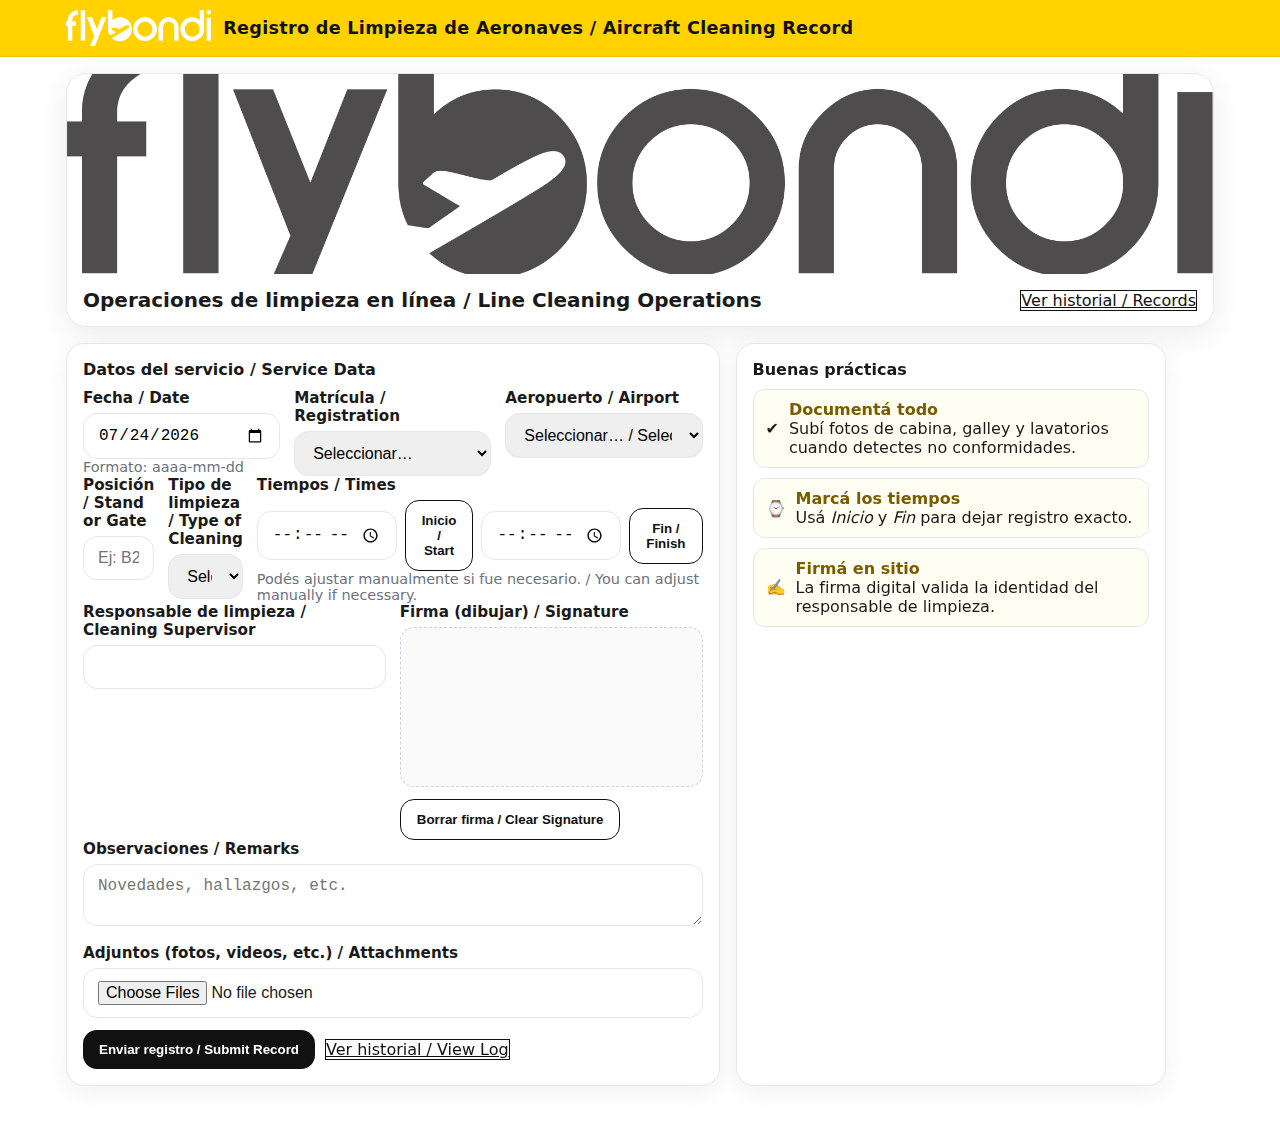
<file: index.html>
<!DOCTYPE html>
<html lang="es">
<head>
  <meta charset="utf-8" />
  <meta name="viewport" content="width=device-width, initial-scale=1" />
  <title>Flybondi · Registro de Limpieza</title>
  <link rel="stylesheet" href="assets/css/style.css" />

  <!-- 1) Config primero -->
  <script defer src="assets/js/config.js"></script>

  <!-- 2) Fallback por si config.js no carga o está en cache rota -->
  <script>
    (function(){
      if (!window.WEB_APP_URL || typeof WEB_APP_URL !== 'string') {
        window.WEB_APP_URL = "https://script.google.com/macros/s/AKfycbyYhr6o0emb9JUUUbBA4Rmh3D-lzwztsmdLZICClnMzkfL_cvtOp5xZX_J3tgHyomLk/exec";
      }
    })();
  </script>

  <!-- 3) Main después -->
  <script defer src="assets/js/main.js"></script>
</head>
<body data-page="index">
  <header>
    <div class="header-inner">
      <img src="assets/img/Manual%202022-49.png" alt="Flybondi" />
      <div class="header-title">Registro de Limpieza de Aeronaves / Aircraft Cleaning Record</div>
    </div>
  </header>

  <section class="hero">
    <div class="hero-card">
      <div class="hero-visual"></div>
      <div class="hero-body">
        <div>
          <div class="hero-title">Operaciones de limpieza en línea / Line Cleaning Operations</div>
          <div class="hero-sub">
          </div>
        </div>
        <div class="row">
          <a href="list.html" class="btn-ghost">Ver historial / Records</a>
        </div>
      </div>
    </div>
  </section>

  <main>
    <div class="grid grid-2">
      <form id="cleaningForm" class="card" enctype="multipart/form-data">
        <div class="section-title">Datos del servicio / Service Data </div>

        <div class="grid-form grid-form-3">
          <div>
            <div class="label">Fecha / Date </div>
            <input type="date" id="fecha" name="fecha" required />
            <div class="small">Formato: aaaa-mm-dd</div>
          </div>
          <div>
            <div class="label">Matrícula / Registration</div>
            <select id="matricula" name="matricula" required></select>
          </div>
          <div>
            <div class="label">Aeropuerto / Airport </div>
            <select id="aeropuerto" name="aeropuerto" required>
              <option value="">Seleccionar… / Select… </option>
              <option value="AEP">AEP (Aeroparque)</option>
              <option value="EZE">EZE (Ezeiza)</option>
            </select>
          </div>
        </div>

        <div class="grid-form grid-form-3">
          <div>
            <div class="label"> Posición / Stand or Gate</div>
            <input type="text" id="posicion" name="posicion" placeholder="Ej: B23" required />
          </div>
          <div>
            <div class="label">Tipo de limpieza / Type of Cleaning</div>
            <select id="tipo_limpieza" name="tipo_limpieza" required>
              <option value="">Seleccionar… / Select… </option>
              <option>Limpieza superficial / Surface Cleaning</option>
              <option>Limpieza completa / Full Cleaning</option>
              <option>Limpieza profunda plus / Deep Cleaning Plus</option>
            </select>
          </div>
          <div class="kit">
            <div class="label">Tiempos / Times</div>
            <div class="row">
              <input type="time" id="horaInicio" name="hora_inicio" required />
              <button type="button" id="btnInicio" class="btn-ghost">Inicio / Start</button>
              <input type="time" id="horaFin" name="hora_fin" required />
              <button type="button" id="btnFin" class="btn-ghost">Fin / Finish</button>
            </div>
            <div class="small">Podés ajustar manualmente si fue necesario. / You can adjust manually if necessary.</div>
          </div>
        </div>

        <div class="grid-form grid-form-2">
          <div>
            <div class="label">Responsable de limpieza / Cleaning Supervisor</div>
            <input type="text" id="responsable" name="responsable_limpieza" required />
          </div>
          <div>
            <div class="label">Firma (dibujar) / Signature</div>
            <canvas id="firmaLimpieza" class="signature-pad"></canvas>
            <div class="row" style="margin-top:8px">
              <button type="button" id="btnClearSig" class="btn-ghost">Borrar firma / Clear Signature</button>
            </div>
          </div>
        </div>

        <div class="grid-form">
          <div>
            <div class="label">Observaciones / Remarks</div>
            <textarea id="observaciones" name="observaciones" placeholder="Novedades, hallazgos, etc."></textarea>
          </div>
          <div>
            <div class="label">Adjuntos (fotos, videos, etc.) / Attachments</div>
            <input type="file" name="adjuntos" multiple />
            <div class="small">
            </div>
          </div>
        </div>

        <div class="actions">
          <button type="submit" class="btn-primary">Enviar registro / Submit Record</button>
          <a class="btn-ghost" href="list.html">Ver historial / View Log</a>
        </div>
      </form>

      <div class="card">
        <div class="section-title">Buenas prácticas</div>
        <div class="helper">
          <div>✔</div>
          <div><b>Documentá todo</b><br />Subí fotos de cabina, galley y lavatorios cuando detectes no conformidades.</div>
        </div>
        <div class="helper" style="margin-top:10px">
          <div>⌚</div>
          <div><b>Marcá los tiempos</b><br />Usá <i>Inicio</i> y <i>Fin</i> para dejar registro exacto.</div>
        </div>
        <div class="helper" style="margin-top:10px">
          <div>✍️</div>
          <div><b>Firmá en sitio</b><br />La firma digital valida la identidad del responsable de limpieza.</div>
        </div>
      </div>
    </div>
  </main>
</body>
</html>
</file>
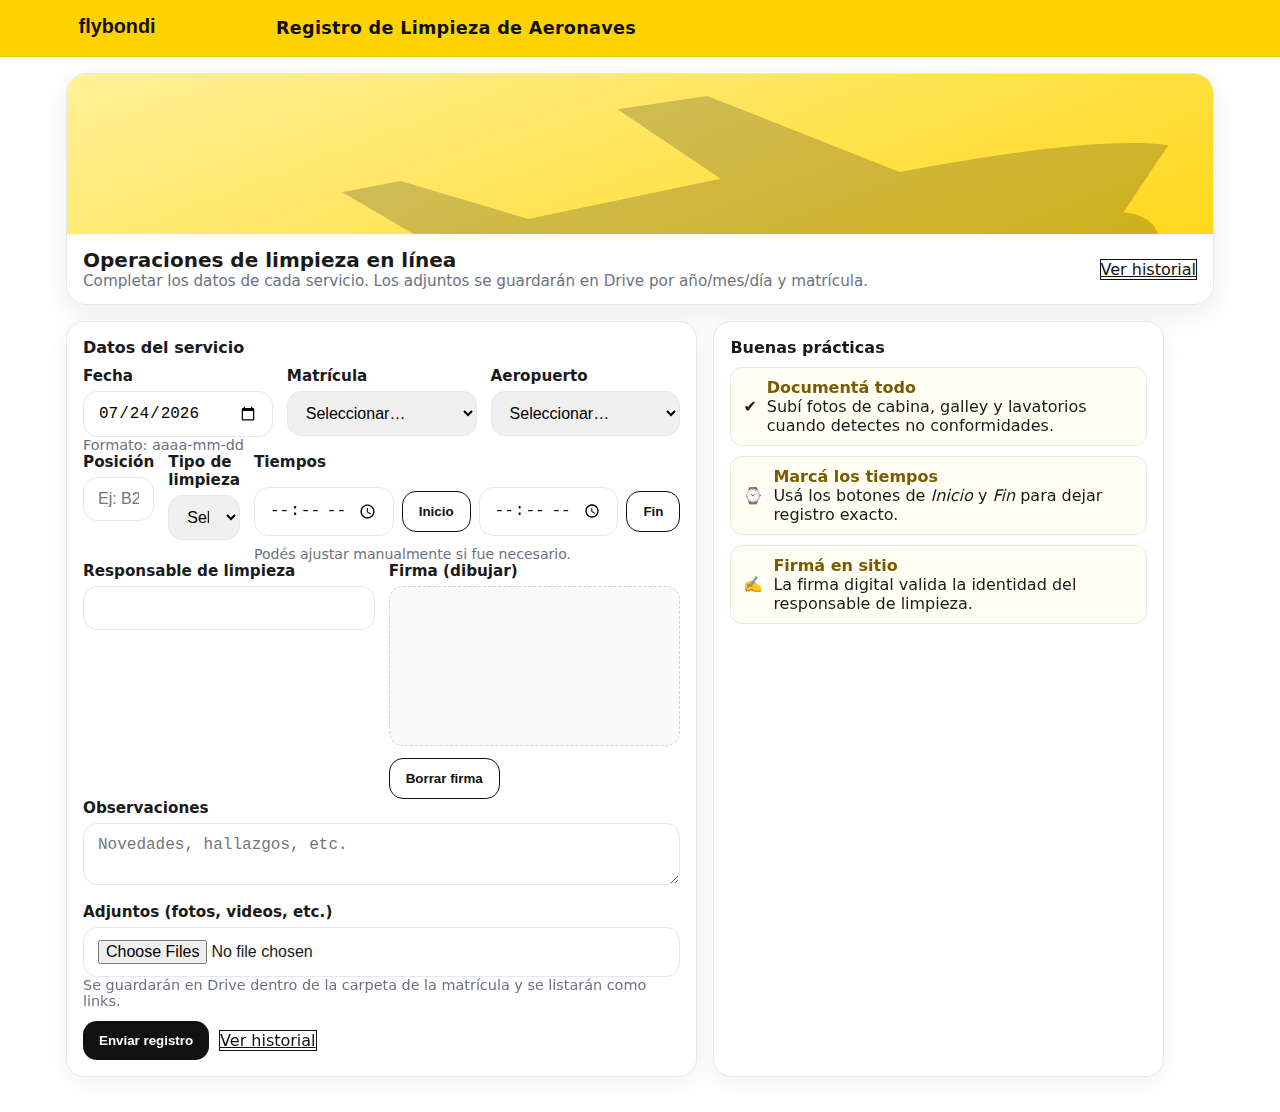
<file: frontend/index.html>
<!DOCTYPE html>
<html lang="es">
<head>
  <meta charset="utf-8">
  <meta name="viewport" content="width=device-width, initial-scale=1">
  <title>Flybondi · Registro de Limpieza</title>
  <link rel="stylesheet" href="assets/css/style.css">
  <script defer src="assets/js/config.js"></script>
  <script defer src="assets/js/main.js"></script>
</head>
<body>
  <div class="header">
    <div class="header-inner">
      <img src="assets/img/flybondi-logo.svg" alt="Flybondi">
      <div class="header-title">Registro de Limpieza de Aeronaves</div>
    </div>
  </div>

  <section class="hero">
    <div class="hero-card">
      <div class="hero-visual"></div>
      <div class="hero-body">
        <div>
          <div class="hero-title">Operaciones de limpieza en línea</div>
          <div class="hero-sub">Completar los datos de cada servicio. Los adjuntos se guardarán en Drive por año/mes/día y matrícula.</div>
        </div>
        <div class="row">
          <a href="list.html" class="btn-ghost">Ver historial</a>
        </div>
      </div>
    </div>
  </section>

  <main>
    <div class="grid grid-2">
      <form id="cleaningForm" class="card" enctype="multipart/form-data">
        <div class="section-title">Datos del servicio</div>
        <div class="grid-form grid-form-3">
          <div>
            <div class="label">Fecha</div>
            <input type="date" id="fecha" name="fecha" required>
            <div class="small">Formato: aaaa-mm-dd</div>
          </div>
          <div>
            <div class="label">Matrícula</div>
            <select id="matricula" name="matricula" required></select>
          </div>
          <div>
            <div class="label">Aeropuerto</div>
            <select id="aeropuerto" name="aeropuerto" required>
              <option value="">Seleccionar…</option>
              <option value="AP">AP (Aeroparque)</option>
              <option value="EZE">EZE (Ezeiza)</option>
              <option value="COR">COR (Córdoba)</option>
              <option value="MDZ">MDZ (Mendoza)</option>
            </select>
          </div>
        </div>

        <div class="grid-form grid-form-3">
          <div>
            <div class="label">Posición</div>
            <input type="text" id="posicion" name="posicion" placeholder="Ej: B23" required>
          </div>
          <div>
            <div class="label">Tipo de limpieza</div>
            <select id="tipo_limpieza" name="tipo_limpieza" required>
              <option value="">Seleccionar…</option>
              <option>Limpieza superficial</option>
              <option>Limpieza completa</option>
              <option>Limpieza profunda plus</option>
            </select>
          </div>
          <div class="kit">
            <div class="label">Tiempos</div>
            <div class="row">
              <input type="time" id="horaInicio" name="hora_inicio" required>
              <button type="button" id="btnInicio" class="btn-ghost">Inicio</button>
              <input type="time" id="horaFin" name="hora_fin" required>
              <button type="button" id="btnFin" class="btn-ghost">Fin</button>
            </div>
            <div class="tooltip">Podés ajustar manualmente si fue necesario.</div>
          </div>
        </div>

        <div class="grid-form grid-form-2">
          <div>
            <div class="label">Responsable de limpieza</div>
            <input type="text" id="responsable" name="responsable_limpieza" required>
          </div>
          <div>
            <div class="label">Firma (dibujar)</div>
            <canvas id="firmaLimpieza" class="signature-pad"></canvas>
            <div class="row" style="margin-top:8px">
              <button type="button" id="btnClearSig" class="btn-ghost">Borrar firma</button>
            </div>
          </div>
        </div>

        <div class="grid-form">
          <div>
            <div class="label">Observaciones</div>
            <textarea id="observaciones" name="observaciones" placeholder="Novedades, hallazgos, etc."></textarea>
          </div>
          <div>
            <div class="label">Adjuntos (fotos, videos, etc.)</div>
            <input type="file" name="adjuntos" multiple>
            <div class="small">Se guardarán en Drive dentro de la carpeta de la matrícula y se listarán como links.</div>
          </div>
        </div>

        <div class="actions">
          <button type="submit" class="btn-primary">Enviar registro</button>
          <a class="btn-ghost" href="list.html">Ver historial</a>
        </div>
      </form>

      <div class="card">
        <div class="section-title">Buenas prácticas</div>
        <div class="helper">
          <div>✔</div>
          <div>
            <b>Documentá todo</b><br>
            Subí fotos de cabina, galley y lavatorios cuando detectes no conformidades.
          </div>
        </div>
        <div class="helper" style="margin-top:10px">
          <div>⌚</div>
          <div>
            <b>Marcá los tiempos</b><br>
            Usá los botones de <i>Inicio</i> y <i>Fin</i> para dejar registro exacto.
          </div>
        </div>
        <div class="helper" style="margin-top:10px">
          <div>✍️</div>
          <div>
            <b>Firmá en sitio</b><br>
            La firma digital valida la identidad del responsable de limpieza.
          </div>
        </div>
      </div>
    </div>
  </main>
</body>
</html>
</file>
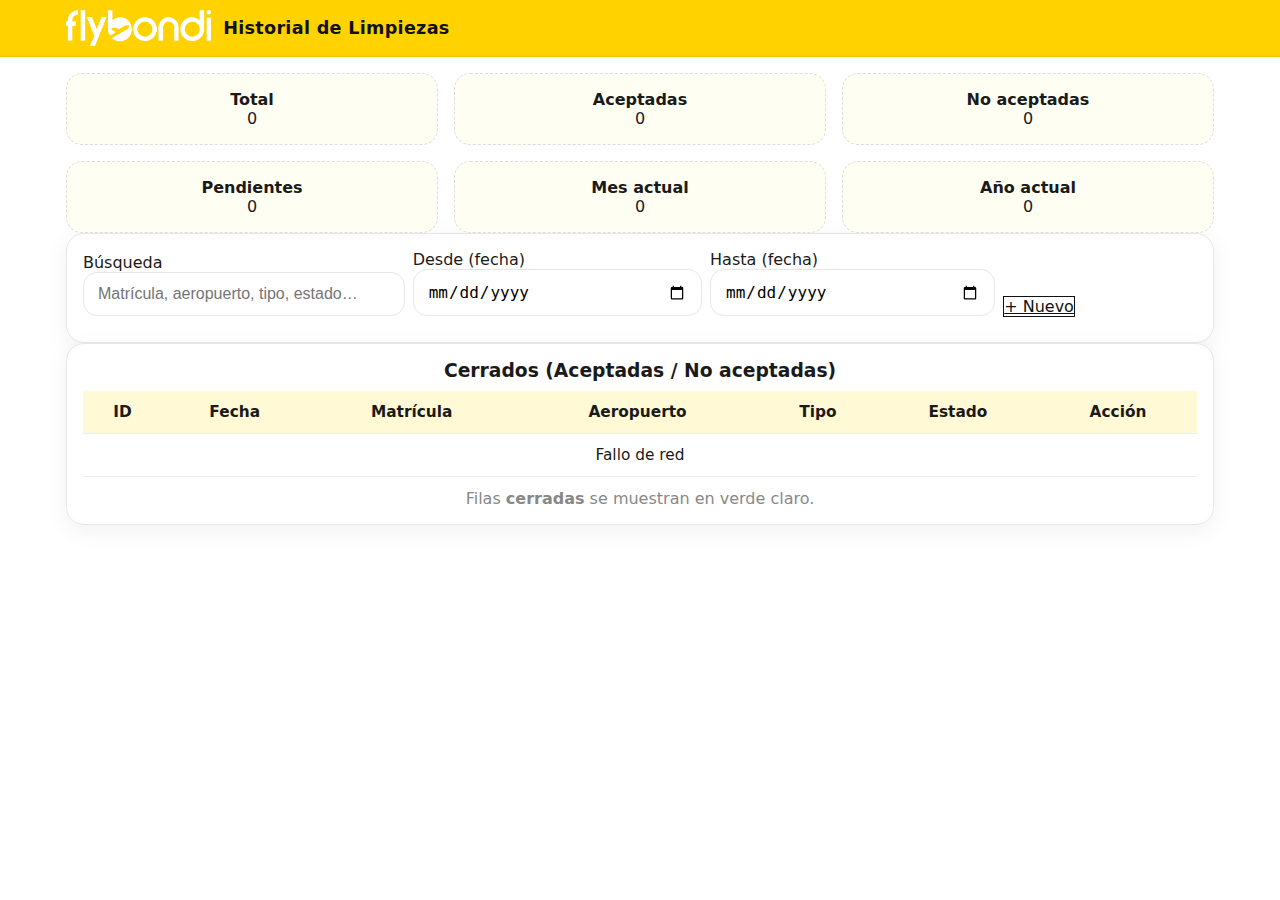
<file: list.html>
<!DOCTYPE html>
<html lang="es">
<head>
  <meta charset="utf-8" />
  <meta name="viewport" content="width=device-width, initial-scale=1" />
  <title>Flybondi · Historial de Limpiezas</title>
  <link rel="stylesheet" href="assets/css/style.css" />
  <script defer src="assets/js/config.js"></script>
  <script>
    (function(){
      if (!window.WEB_APP_URL || typeof WEB_APP_URL !== 'string') {
        window.WEB_APP_URL = "https://script.google.com/macros/s/AKfycbyYhr6o0emb9JUUUbBA4Rmh3D-lzwztsmdLZICClnMzkfL_cvtOp5xZX_J3tgHyomLk/exec";
      }
    })();
  </script>
  <script defer src="assets/js/main.js"></script>
</head>
<body data-page="list">
  <header>
    <div class="header-inner">
      <img src="assets/img/Manual%202022-49.png" alt="Flybondi" />
      <div class="header-title">Historial de Limpiezas</div>
    </div>
  </header>

  <main>
    <!-- KPIs -->
    <div class="grid grid-3">
      <div class="kpi"><strong>Total</strong><div id="k_total">0</div></div>
      <div class="kpi"><strong>Aceptadas</strong><div id="k_acept">0</div></div>
      <div class="kpi"><strong>No aceptadas</strong><div id="k_noacept">0</div></div>
      <div class="kpi"><strong>Pendientes</strong><div id="k_pend">0</div></div>
      <div class="kpi"><strong>Mes actual</strong><div id="k_mes">0</div></div>
      <div class="kpi"><strong>Año actual</strong><div id="k_anio">0</div></div>
    </div>

    <!-- Filtros -->
    <div class="card">
      <div class="toolbar">
        <div>
          <label>Búsqueda</label>
          <input type="text" id="f_query" placeholder="Matrícula, aeropuerto, tipo, estado…" />
        </div>
        <div>
          <label>Desde (fecha)</label>
          <input type="date" id="f_from" />
        </div>
        <div>
          <label>Hasta (fecha)</label>
          <input type="date" id="f_to" />
        </div>
        <div>
          <label>&nbsp;</label><br />
          <a class="btn-outline" href="index.html">+ Nuevo</a>
        </div>
      </div>
    </div>

    <!-- Pendientes -->
    <div class="card" id="cardPend" style="display:none">
      <h3 style="margin:0 0 10px 0; text-align:center;">Pendientes de recepción</h3>
      <table>
        <thead>
          <tr>
            <th class="center">ID</th>
            <th class="center">Fecha</th>
            <th class="center">Matrícula</th>
            <th class="center">Aeropuerto</th>
            <th class="center">Tipo</th>
            <th class="center">Estado</th>
            <th class="center">Acción</th>
          </tr>
        </thead>
        <tbody id="tbodyPend">
          <tr><td colspan="7" class="center">Cargando…</td></tr>
        </tbody>
      </table>
      <div class="footer-note">Filas <b>pendientes</b> se muestran en rojo claro.</div>
    </div>

    <!-- Cerrados -->
    <div class="card" id="cardCerr">
      <h3 style="margin:0 0 10px 0; text-align:center;">Cerrados (Aceptadas / No aceptadas)</h3>
      <table>
        <thead>
          <tr>
            <th class="center">ID</th>
            <th class="center">Fecha</th>
            <th class="center">Matrícula</th>
            <th class="center">Aeropuerto</th>
            <th class="center">Tipo</th>
            <th class="center">Estado</th>
            <th class="center">Acción</th>
          </tr>
        </thead>
        <tbody id="tbodyCerr">
          <tr><td colspan="7" class="center">Cargando…</td></tr>
        </tbody>
      </table>
      <div class="footer-note">Filas <b>cerradas</b> se muestran en verde claro.</div>
    </div>
  </main>
</body>
</html>
</file>
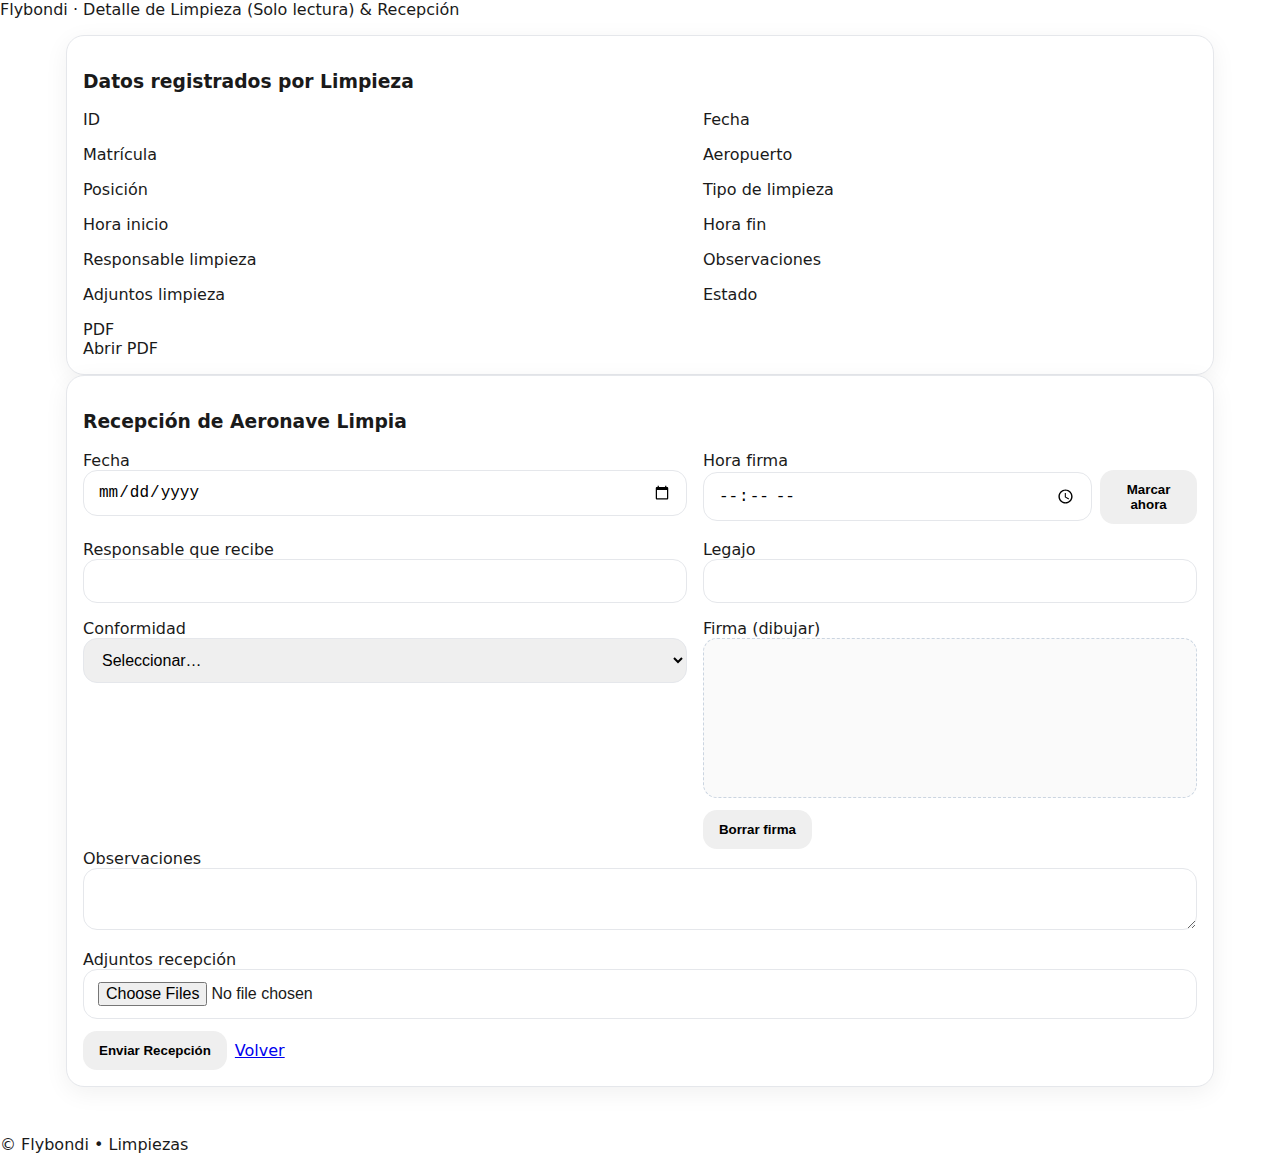
<file: frontend/review.html>
<!DOCTYPE html>
<html lang="es">
<head>
  <meta charset="utf-8">
  <meta name="viewport" content="width=device-width, initial-scale=1">
  <title>Detalle & Recepción</title>
  <link rel="stylesheet" href="assets/css/style.css">
  <script defer src="assets/js/config.js"></script>
  <script defer src="assets/js/main.js"></script>
</head>
<body>
<header>Flybondi · Detalle de Limpieza (Solo lectura) & Recepción</header>
<main>
  <div class="card">
    <h3>Datos registrados por Limpieza</h3>
    <div class="grid grid-2">
      <div><label>ID</label><div id="ro_id" class="badge"></div></div>
      <div><label>Fecha</label><div id="ro_fecha_limpieza"></div></div>
      <div><label>Matrícula</label><div id="ro_matricula"></div></div>
      <div><label>Aeropuerto</label><div id="ro_aeropuerto"></div></div>
      <div><label>Posición</label><div id="ro_posicion"></div></div>
      <div><label>Tipo de limpieza</label><div id="ro_tipo_limpieza"></div></div>
      <div><label>Hora inicio</label><div id="ro_hora_inicio"></div></div>
      <div><label>Hora fin</label><div id="ro_hora_fin"></div></div>
      <div><label>Responsable limpieza</label><div id="ro_responsable_limpieza"></div></div>
      <div><label>Observaciones</label><div id="ro_observaciones"></div></div>
      <div><label>Adjuntos limpieza</label><div id="adj_clean"></div></div>
      <div><label>Estado</label><div id="ro_estado" class="badge"></div></div>
      <div><label>PDF</label><div><a id="pdf_link" target="_blank">Abrir PDF</a></div></div>
    </div>
  </div>

  <form id="recepForm" class="card" enctype="multipart/form-data">
    <h3>Recepción de Aeronave Limpia</h3>
    <div class="grid grid-2">
      <div>
        <label>Fecha</label>
        <input type="date" id="recep_fecha" name="recepcion_fecha" required>
      </div>
      <div>
        <label>Hora firma</label>
        <div class="row">
          <input type="time" id="recep_hora" name="recepcion_hora" required>
          <button type="button" id="btnHoraRecep" class="btn-outline">Marcar ahora</button>
        </div>
      </div>
      <div>
        <label>Responsable que recibe</label>
        <input type="text" name="recepcion_nombre" required>
      </div>
      <div>
        <label>Legajo</label>
        <input type="text" name="recepcion_legajo" required>
      </div>
      <div>
        <label>Conformidad</label>
        <select name="recepcion_conforme" required>
          <option value="">Seleccionar…</option>
          <option value="Si">Conforme</option>
          <option value="No">No conforme</option>
        </select>
      </div>
      <div>
        <label>Firma (dibujar)</label>
        <canvas id="firmaRecepcion" class="signature-pad"></canvas>
        <div class="row" style="margin-top:8px"><button type="button" id="btnBorrarFirmaR" class="btn-outline">Borrar firma</button></div>
      </div>
    </div>
    <div class="grid">
      <div>
        <label>Observaciones</label>
        <textarea name="recepcion_observaciones"></textarea>
      </div>
      <div>
        <label>Adjuntos recepción</label>
        <input type="file" name="recepcion_adjuntos" multiple>
      </div>
    </div>
    <div class="row" style="margin-top:12px">
      <button class="btn" type="submit">Enviar Recepción</button>
      <a class="btn-outline" href="list.html">Volver</a>
    </div>
  </form>
</main>
<footer>© Flybondi • Limpiezas</footer>
</body>
</html>
</file>
<file: assets/css/style.css>
:root{
  --brand:#ffd200;
  --black:#111;
  --ink:#1a1a1a;
  --muted:#6b7280;
  --line:#e5e7eb;
  --card:#ffffff;
  --bg:#fff;
  --ok:#e8f7ea;
  --warn:#fff0f0;
}

*{box-sizing:border-box}
html,body{margin:0;padding:0}
body{
  font-family:Inter, system-ui, -apple-system, Segoe UI, Roboto, Arial, sans-serif;
  background:var(--bg); color:var(--ink);
}

/* Header */
header{ background:var(--brand); color:var(--black); border-bottom:1px solid #f1c400; }
.header-inner{ max-width:1180px; margin:0 auto; display:flex; align-items:center; gap:12px; padding:10px 16px; }
.header-inner img{ height:36px }
.header-title{ font-size:1.1rem; font-weight:800; letter-spacing:.3px }

/* Hero */
.hero{ max-width:1180px; margin:16px auto; padding:0 16px; }
.hero-card{ border-radius:20px; overflow:hidden; border:1px solid var(--line); box-shadow:0 8px 30px rgba(0,0,0,.08); }
.hero-visual{
  width: 100%;
  height: 200px;
  background-image: url("../img/Manual%202022-50.png");
  background-size: cover;
  background-position: center;
  background-repeat: no-repeat;
}
@media (max-width: 600px){ .hero-visual{ height: 120px; } }
.hero-body{ padding:14px 16px; display:flex; gap:14px; align-items:center; justify-content:space-between; }
.hero-title{ font-weight:800; font-size:1.25rem }
.hero-sub{ color:var(--muted); font-size:.95rem }

/* Layout */
main{ max-width:1180px; margin:16px auto 48px; padding:0 16px }
.grid{ display:grid; gap:16px; }
@media(min-width:1080px){
  .grid-2{ grid-template-columns:1.1fr .9fr; }
  .grid-3{ grid-template-columns:repeat(3,1fr); }
}

/* Cards & text */
.card{ background:var(--card); border:1px solid var(--line); border-radius:18px; padding:16px; box-shadow:0 6px 24px rgba(0,0,0,.06); }
h2{ margin:0 0 10px 0; font-size:1.1rem }
.section-title{ display:flex; align-items:center; gap:8px; margin-bottom:10px; font-weight:800; }
.label{ font-weight:700; font-size:.95rem; margin-bottom:6px; }
.small{ font-size:.9rem; color:var(--muted) }
.row{ display:flex; gap:8px; align-items:center }

/* Form */
input, select, textarea{
  width:100%; padding:12px 14px; border:1px solid var(--line); border-radius:14px; font-size:1rem; outline:none;
}
input:focus, select:focus, textarea:focus{ border-color:#111; box-shadow:0 0 0 3px rgba(0,0,0,.06); }
.grid-form{ display:grid; gap:14px }
@media(min-width:820px){
  .grid-form-2{ grid-template-columns:repeat(2,1fr) }
  .grid-form-3{ grid-template-columns:repeat(3,1fr) }
}
.signature-pad{ border:1px dashed #cbd5e1; background:#fafafa; border-radius:14px; width:100%; height:160px; touch-action:none; }

/* Buttons */
button{ border:0; border-radius:14px; padding:12px 16px; font-weight:800; cursor:pointer }
.btn-primary{ background:#111; color:#fff }
.btn-ghost{ background:#fff; color:#111; border:1px solid #111 }
.btn-outline{ background:#fff; border:1px solid #111; color:#111; }
.actions{ display:flex; gap:10px; align-items:center; margin-top:12px }

/* Helpers */
.helper{ display:flex; gap:10px; align-items:center; padding:10px 12px; border:1px solid var(--line); border-radius:12px; background:#fffef2 }
.helper b{ color:#7a5b00 }

/* List table */
.kpi{ padding:16px; border-radius:16px; border:1px dashed #ddd; background:#fffef2; text-align:center; }
.toolbar{ display:flex; flex-wrap:wrap; gap:8px; align-items:end; margin-bottom:10px; }
table{ width:100%; border-collapse:separate; border-spacing:0; font-size:.96rem; }
thead th{ text-align:center; background:#fff9d6; position:sticky; top:0; z-index:1; }
th, td{ padding:12px 10px; border-bottom:1px solid #eee; }
td.center, th.center{ text-align:center; }
tr.tr-pend{ background:var(--warn); }
tr.tr-cerr{ background:var(--ok); }
.badge{ display:inline-block; padding:4px 10px; border-radius:999px; border:1px solid #ddd; font-size:.85rem; }
.table-actions a{ text-decoration:none; }
.footer-note{ color:#888; text-align:center; margin-top:12px; }

/* Review */
.banner-locked{ background:#fff4f4; border:1px solid #f2c6c6; color:#7a1a1a; padding:12px; border-radius:12px; margin-bottom:12px; font-weight:600; }

/* Estado “No aceptada” en rojo */
.badge-noacept{
  background:#ffebeb;
  color:#b30000;
  border:1px solid #ff9999;
  font-weight:700;
}
</file>
<file: frontend/assets/css/style.css>
:root{
  --brand:#ffd200;
  --black:#111;
  --ink:#1a1a1a;
  --muted:#6b7280;
  --line:#e5e7eb;
  --card:#ffffff;
  --bg:#fff;
}
*{box-sizing:border-box}
html,body{margin:0;padding:0}
body{font-family:Inter, system-ui, -apple-system, Segoe UI, Roboto, Arial, sans-serif; background:var(--bg); color:var(--ink);}

.header{
  background:var(--brand);
  color:var(--black);
  border-bottom:1px solid #f1c400;
}
.header-inner{max-width:1180px;margin:0 auto;display:flex;align-items:center;gap:12px;padding:10px 16px;}
.header-inner img{height:36px}
.header-title{font-size:1.1rem;font-weight:800;letter-spacing:.3px}

.hero{
  max-width:1180px; margin:16px auto; padding:0 16px;
}
.hero-card{
  border-radius:20px; overflow:hidden; border:1px solid var(--line);
  box-shadow:0 8px 30px rgba(0,0,0,.08);
}
.hero-visual{
  height:160px; background:url('../img/hero-plane.svg') center/cover no-repeat;
}
.hero-body{padding:14px 16px; display:flex; gap:14px; align-items:center; justify-content:space-between;}
.hero-title{font-weight:800; font-size:1.25rem}
.hero-sub{color:var(--muted); font-size:.95rem}

main{max-width:1180px; margin:16px auto 48px; padding:0 16px}
.grid{display:grid; gap:16px;}
@media(min-width:1080px){ .grid-2{grid-template-columns:1.1fr .9fr;} }

.card{
  background:var(--card);
  border:1px solid var(--line);
  border-radius:18px; padding:16px;
  box-shadow:0 6px 24px rgba(0,0,0,.06);
}

h2{margin:0 0 10px 0; font-size:1.1rem}
.section-title{display:flex; align-items:center; gap:8px; margin-bottom:10px; font-weight:800;}

.label{font-weight:700; font-size:.95rem; margin-bottom:6px;}
input, select, textarea{
  width:100%; padding:12px 14px; border:1px solid var(--line); border-radius:14px; font-size:1rem; outline:none;
}
input:focus, select:focus, textarea:focus{border-color:#111; box-shadow:0 0 0 3px rgba(0,0,0,.06)}
.small{font-size:.9rem; color:var(--muted)}
.row{display:flex; gap:8px; align-items:center}

.grid-form{display:grid; gap:14px}
@media(min-width:820px){ .grid-form-2{grid-template-columns:repeat(2,1fr)} .grid-form-3{grid-template-columns:repeat(3,1fr)} }

.signature-pad{
  border:1px dashed #cbd5e1; background:#fafafa; border-radius:14px; width:100%; height:160px; touch-action:none;
}

button{border:0; border-radius:14px; padding:12px 16px; font-weight:800; cursor:pointer}
.btn-primary{ background:#111; color:#fff }
.btn-ghost{ background:#fff; color:#111; border:1px solid #111 }

.actions{display:flex; gap:10px; align-items:center; margin-top:12px}

.helper{display:flex; gap:10px; align-items:center; padding:10px 12px; border:1px solid var(--line); border-radius:12px; background:#fffef2}
.helper b{color:#7a5b00}

.kit{display:grid; gap:10px}
.kit .row{justify-content:flex-end}
.tooltip{ color:#6b7280; font-size:.88rem }
</file>
